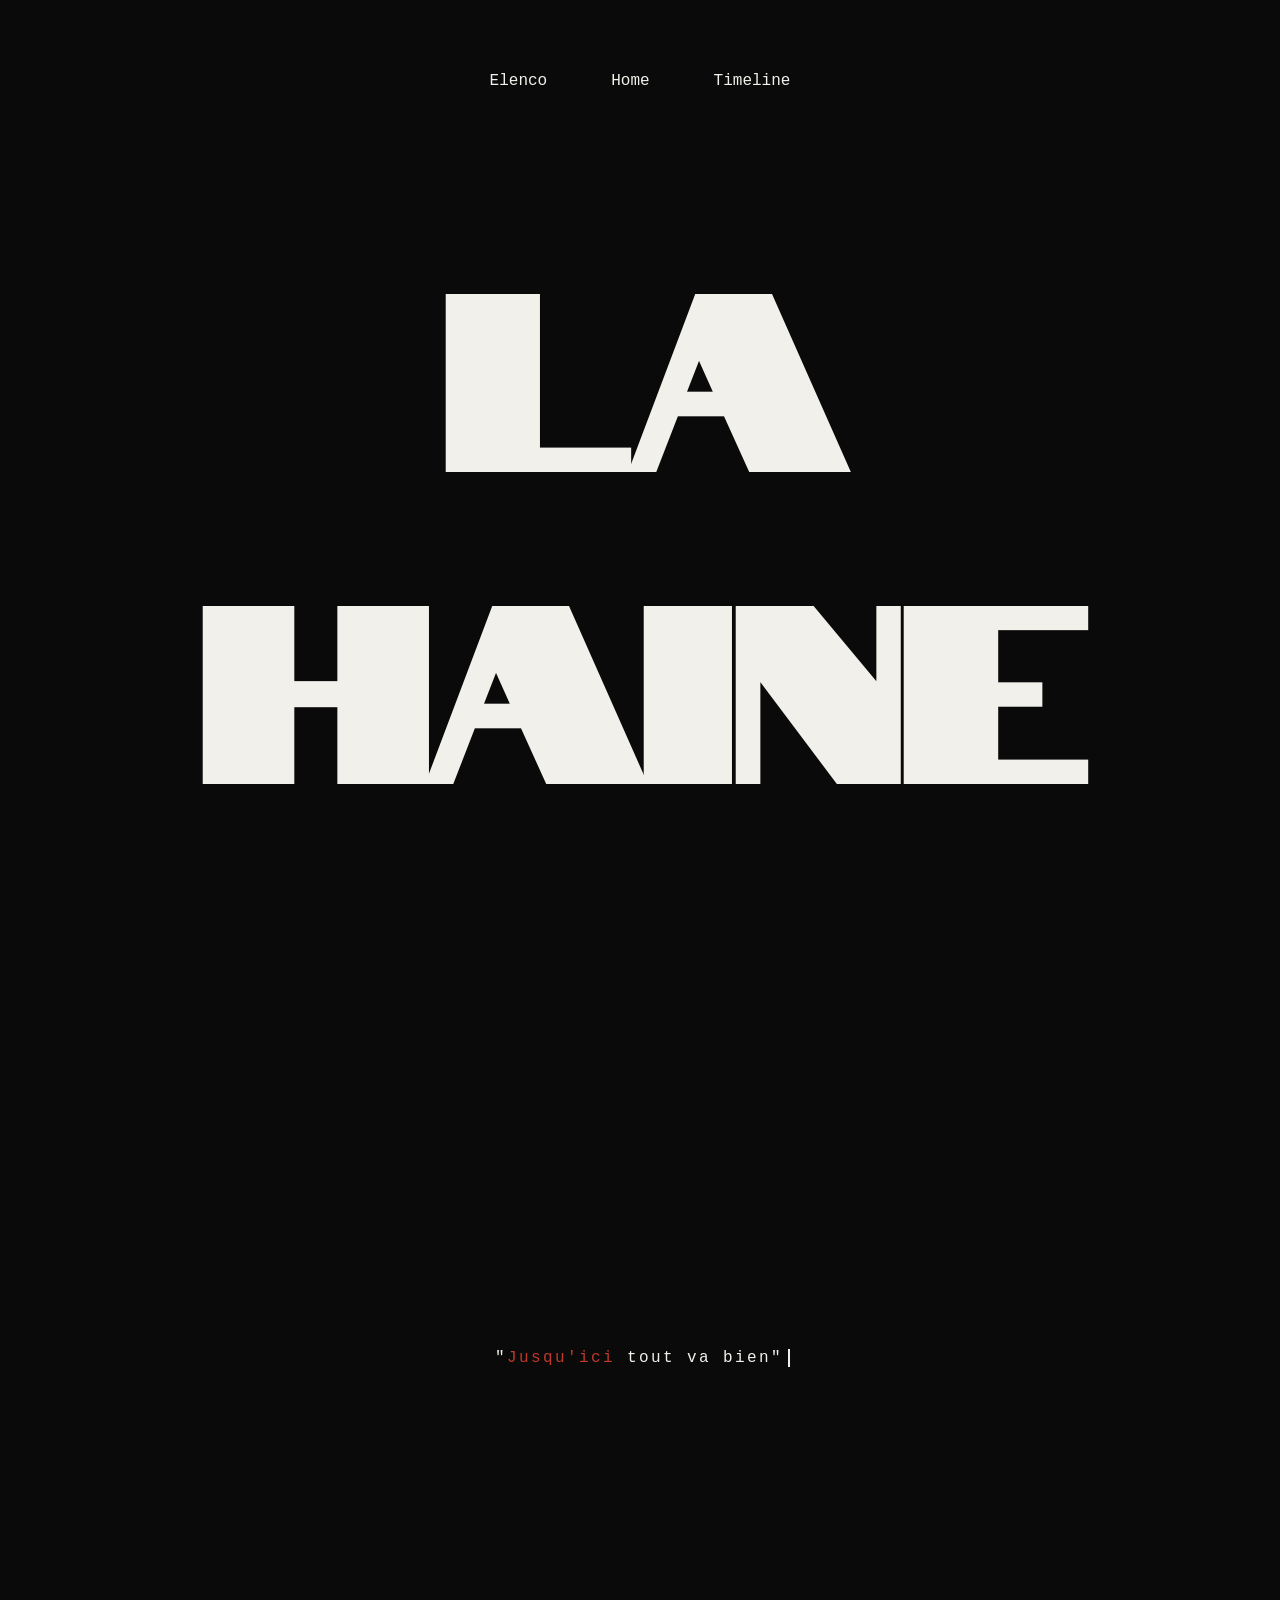
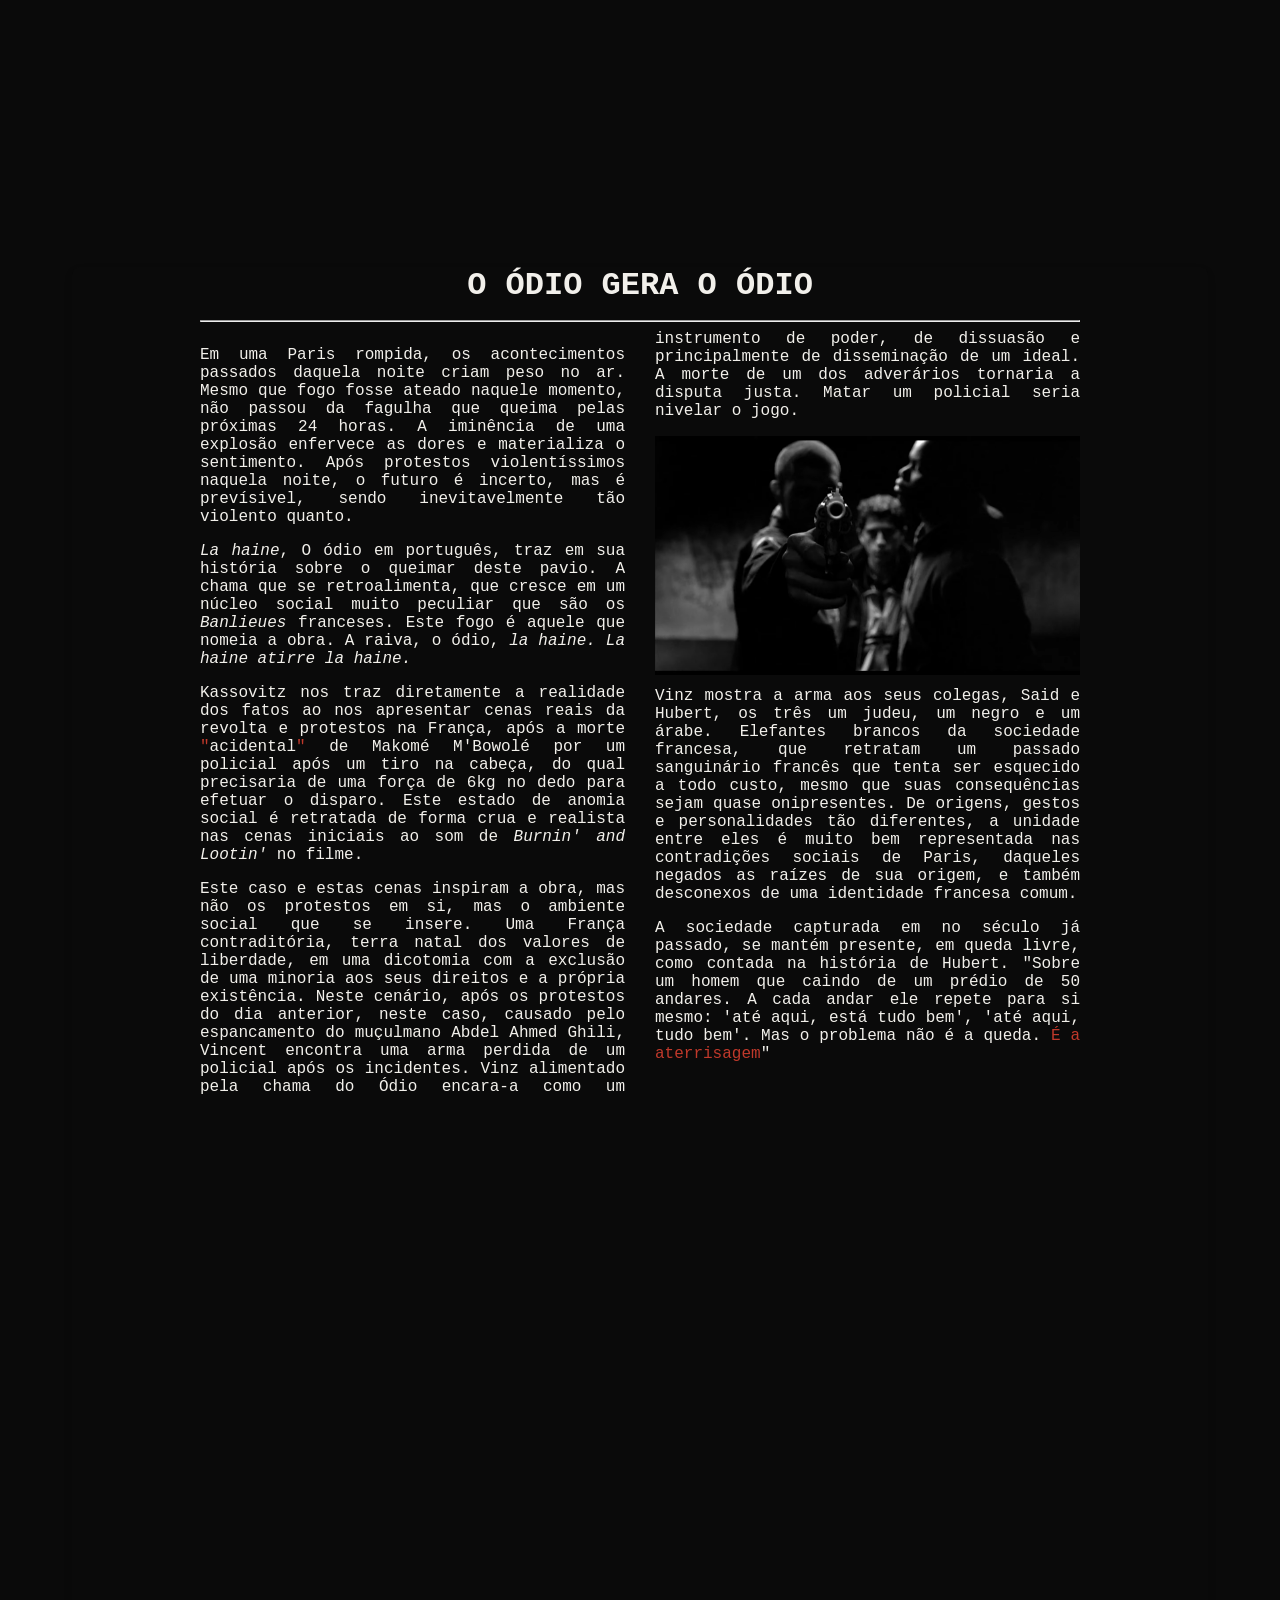
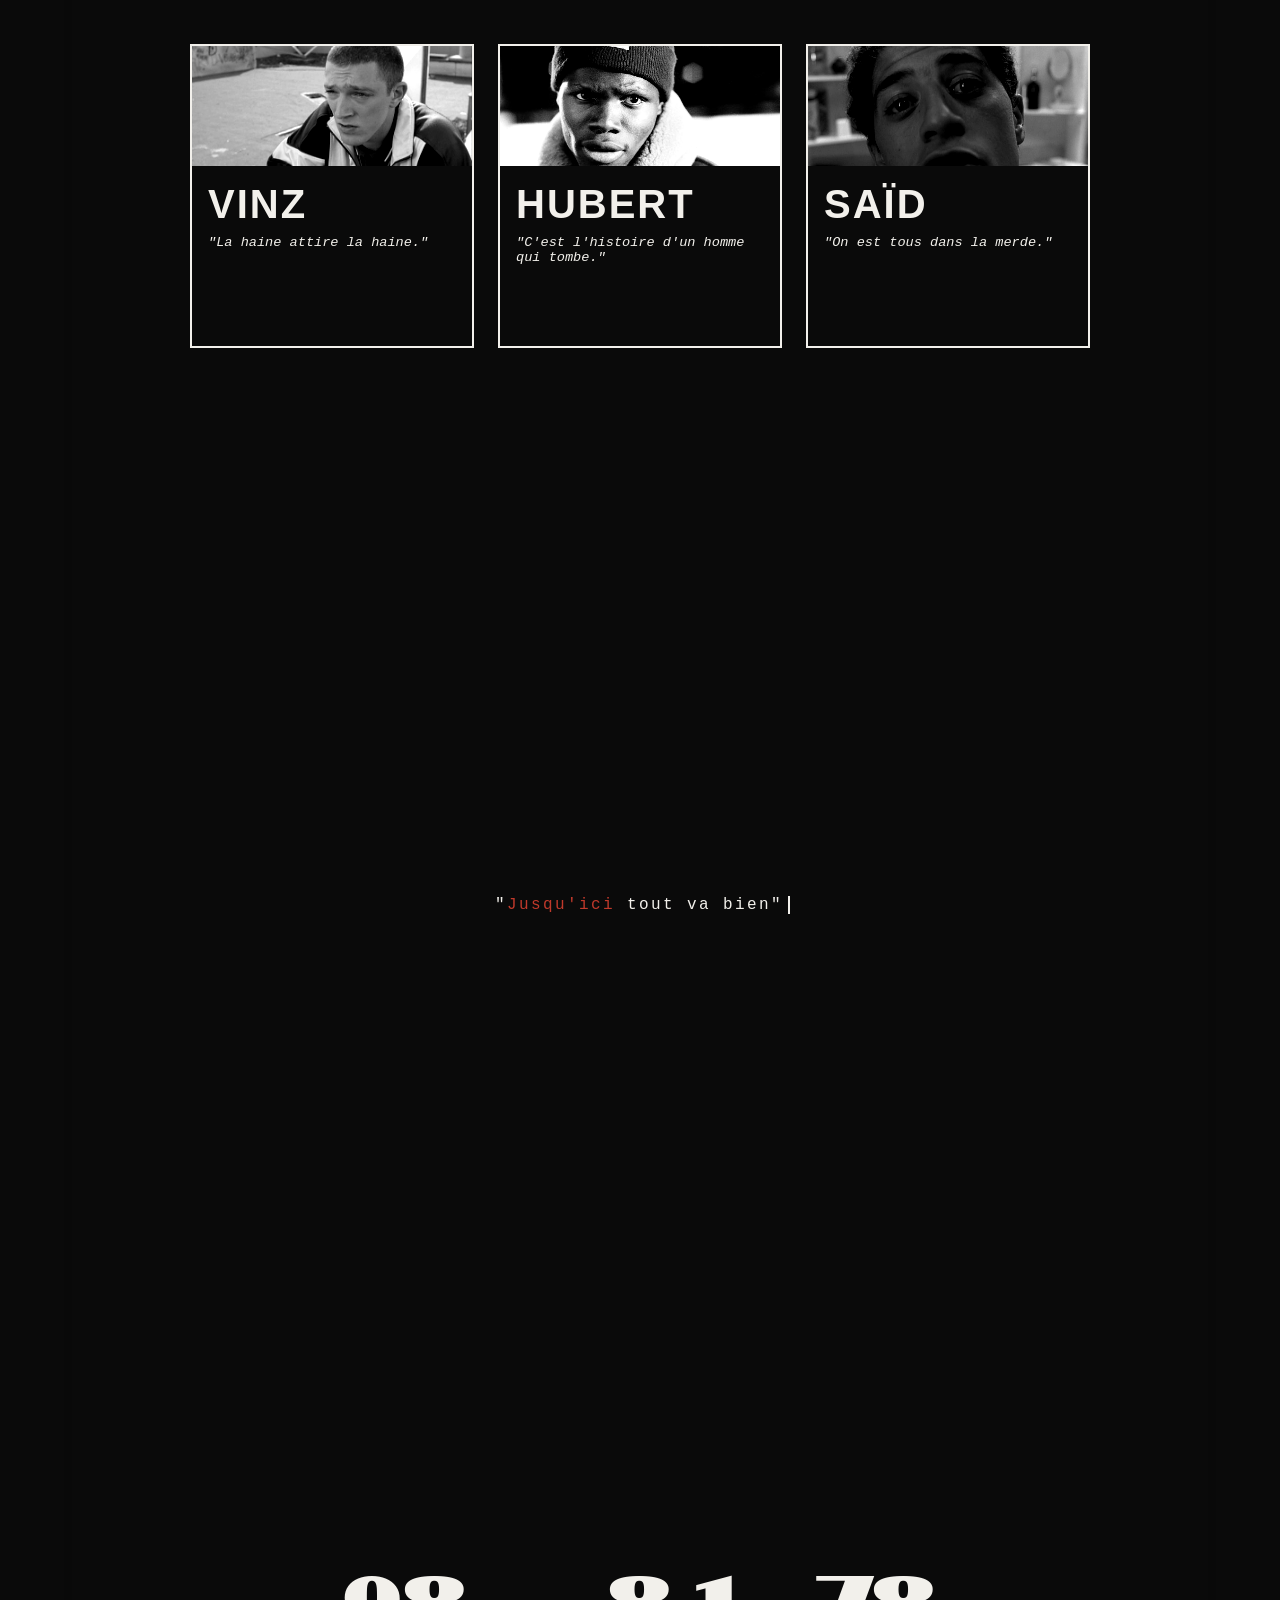
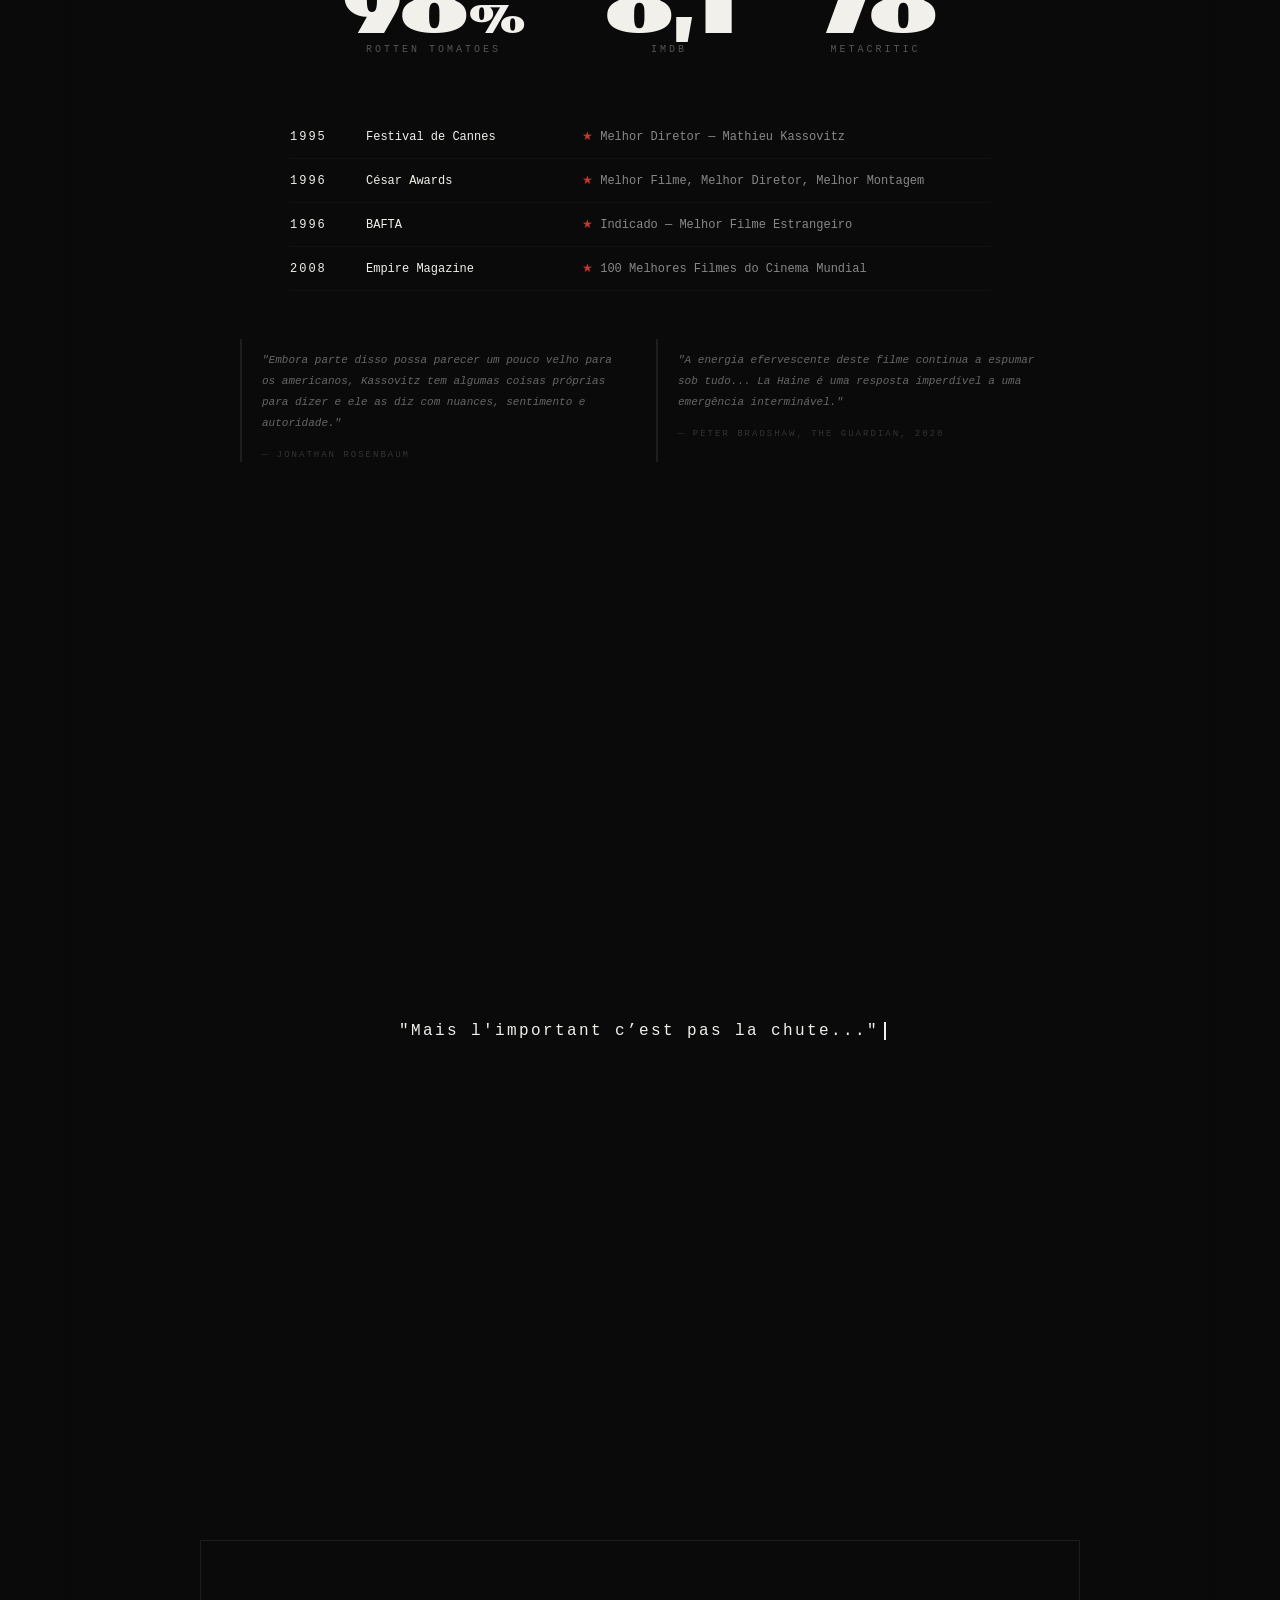
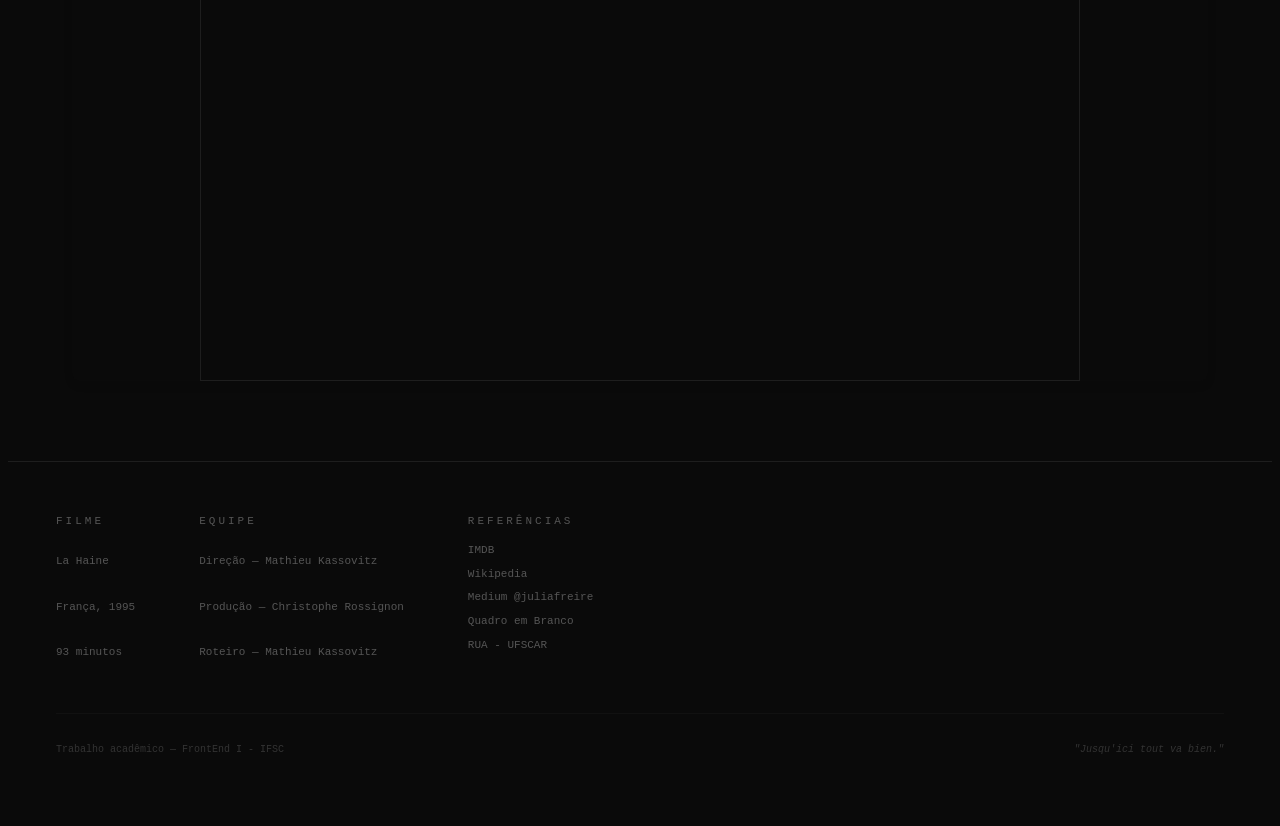
<file: index.html>
<!DOCTYPE html>
<html lang="pt-br">
<head>
    <meta charset="utf-8">
    <meta name="viewport" content="widht=device-width, initial-scale=1.0">
    <title>La Haine</title>
    <link rel="preconnect" href="https://fonts.googleapis.com">
    <link rel="preconnect" href="https://fonts.googleapis.com">
    <link rel="preconnect" href="https://fonts.gstatic.com" crossorigin>
    <link href="https://fonts.googleapis.com/css2?family=Notable&family=Open+Sans:ital,wght@0,300..800;1,300..800&display=swap" rel="stylesheet">
    <link rel="preconnect" href="https://fonts.gstatic.com" crossorigin>
    <link href="https://fonts.googleapis.com/css2?family=Spectral:ital,wght@0,300;0,400;0,600;0,700;1,300;1,400&family=DM+Sans:ital,wght@0,300;0,400;0,500;1,300&display=swap" rel="stylesheet">
    <link rel="stylesheet" href="./styles.css">
</head>
<body>
    <nav>
        <a href="elenco.html">Elenco</a>
        <a href="index.html">Home</a>
        <a href="timeline.html">Timeline</a>
    </nav>
    <main>
    <!--
    ==================
    Aba inicial
    título
    -->
    <h1 class="h1-home">LA HAINE</h1>




    <blockquote class="typewriter1">
        "<span class="accent">Jusqu'ici</span> tout va bien"
    </blockquote>




    <article>
    

    <!--
    ====================
    Parte emulando um jornal
    tttttttttt  tttttttttttt
    ttttt           tttttttt
    ttttt           tttttttt
    ttttt           tttttttt
    tttttttttttttttttttttttt

    titulo de um jornal falando do filme com aspecto sensacionalista e/ou alarmista
    texto unico que quebra em duas colunas
    foto relacionada ao criminal, ou real, mais genérica mas artítica, com bom enquadramento
    -->
    
        <section class="hero" id="simulacao-jornal">
        <h2>O ÓDIO GERA O ÓDIO</h2>
        <hr>
        <div class="bloco-jornal">
            
            <div class="texto-jornal">
            <p>Em uma Paris rompida, os acontecimentos passados daquela noite criam peso no ar. Mesmo que fogo fosse ateado naquele momento, não passou da fagulha que queima pelas próximas 24 horas. A iminência de uma explosão enfervece as dores e materializa o sentimento. Após protestos violentíssimos naquela noite, o futuro é incerto, mas é prevísivel, sendo inevitavelmente tão violento quanto.</p>
            <p><i>La haine</i>, O ódio em português, traz em sua história sobre o queimar deste pavio. A chama que se retroalimenta, que cresce em um núcleo social muito peculiar que são os <em>Banlieues</em> franceses. Este fogo é aquele que nomeia a obra. A raiva, o ódio, <em>la haine. La haine atirre la haine.</em></p>
            <p> Kassovitz nos traz diretamente a realidade dos fatos ao nos apresentar cenas reais da revolta e protestos na França, após a morte <span class="accent">"</span>acidental<span class="accent">"</span> de Makomé M'Bowolé por um policial após um tiro na cabeça, do qual precisaria de uma força de 6kg no dedo para efetuar o disparo. Este estado de anomia social é retratada de forma crua e realista nas cenas iniciais ao som de <em>Burnin' and Lootin'</em> no filme. </p> 
            <p>Este caso e estas cenas inspiram a obra, mas não os protestos em si, mas o ambiente social que se insere. Uma França contraditória, terra natal dos valores de liberdade, em uma dicotomia com a exclusão de uma minoria aos seus direitos e a própria existência. Neste cenário, após os protestos do dia anterior, neste caso, causado pelo espancamento do muçulmano Abdel Ahmed Ghili,  Vincent encontra uma arma perdida de um policial após os incidentes. Vinz alimentado pela chama do Ódio encara-a como um instrumento de poder, de dissuasão e principalmente de disseminação de um ideal. A morte de um dos adverários tornaria a disputa justa. Matar um policial seria nivelar o jogo.</p>

            <img class="foto-jornal" src="assets/foto-jornal.png" alt="...">

            <p>Vinz mostra a arma aos seus colegas, Said e Hubert, os três um judeu, um negro e um árabe. Elefantes brancos da sociedade francesa, que retratam um passado sanguinário francês que tenta ser esquecido a todo custo, mesmo que suas consequências sejam quase onipresentes. De origens, gestos e personalidades tão diferentes, a unidade entre eles é muito bem representada nas contradições sociais de Paris, daqueles negados as raízes de sua origem, e também desconexos de uma identidade francesa comum. </p>
            <p>A sociedade capturada em no século já passado, se mantém presente, em queda livre, como contada na história de Hubert. "Sobre um homem que caindo de um prédio de 50 andares. A cada andar ele repete para si mesmo: 'até aqui, está tudo bem', 'até aqui, tudo bem'. Mas o problema não é a queda. <span class="accent">É a aterrisagem</span>"</p>

        </div>


        </div>     
        </section>

        <section class="personagens">
            <a href="elenco.html" class="container-clicavel">
            <div class="card-personagem">
                <img src="./assets/vinz1.jpg" alt="Vinz">
                <h3>VINZ</h3>
                <p>"La haine attire la haine."</p>
            </div>
            </a>
            
            <a href="elenco.html" class="container-clicavel">
            <div class="card-personagem">
                <img src="./assets/hubert.jpg" alt="Hubert">
                <h3>HUBERT</h3>
                <p>"C'est l'histoire d'un homme qui tombe."</p>
            </div>
            </a>

            <a href="elenco.html" class="container-clicavel">
            <div class="card-personagem">
                <img src="./assets/said.jpg" alt="Saïd">
                <h3>SAÏD</h3>
                <p>"On est tous dans la merde."</p>
            </div>
            </a>
        </section>

        <blockquote class="typewriter1">
            "<span class="accent">Jusqu'ici</span> tout va bien"
        </blockquote>


        <section class="recepcao">
            <div class="recepcao-notas">
                <div class="nota-bloco">
                    <p class="nota-numero">98<span class="nota-pct">%</span></p>
                    <p class="nota-fonte">Rotten Tomatoes</p>
                </div>
                <div class="nota-bloco">
                    <p class="nota-numero">8,1</p>
                    <p class="nota-fonte">IMDb</p>
                </div>
                <div class="nota-bloco">
                    <p class="nota-numero">78</p>
                    <p class="nota-fonte">Metacritic</p>
                </div>
            </div>
 
            <div class="premios-lista">
                <div class="premio-item">
                    <span class="premio-ano">1995</span>
                    <span class="premio-evento">Festival de Cannes</span>
                    <span class="premio-titulo"><span class="accent">★</span> Melhor Diretor — Mathieu Kassovitz</span>
                </div>

                <div class="premio-item">
                    <span class="premio-ano">1996</span>
                    <span class="premio-evento">César Awards</span>
                    <span class="premio-titulo"><span class="accent">★</span> Melhor Filme, Melhor Diretor, Melhor Montagem</span>
                </div>

                <div class="premio-item">
                    <span class="premio-ano">1996</span>
                    <span class="premio-evento">BAFTA</span>
                    <span class="premio-titulo"><span class="accent">★</span> Indicado — Melhor Filme Estrangeiro</span>
                </div>

                <div class="premio-item">
                    <span class="premio-ano">2008</span>
                    <span class="premio-evento">Empire Magazine</span>
                    <span class="premio-titulo"><span class="accent">★</span> 100 Melhores Filmes do Cinema Mundial</span>
                </div>
            </div>
 
            <div class="criticas-bloco">
                <div class="critica">
                    <p class="critica-texto">"Embora parte disso possa parecer um pouco velho para os americanos, Kassovitz tem algumas coisas próprias para dizer e ele as diz com nuances, sentimento e autoridade."</p>
                    <a class="critica-fonte" href="https://jonathanrosenbaum.net/1996/04/hate-la-haine/">— Jonathan Rosenbaum</a>
                </div>
                <div class="critica">
                    <p class="critica-texto">"A energia efervescente deste filme continua a espumar sob tudo... La Haine é uma resposta imperdível a uma emergência interminável."</p>
                    <a class="critica-fonte" href="https://www.theguardian.com/film/2020/sep/11/la-haine-review-effervescent-classic-radiates-with-rage-and-comedy">— Peter Bradshaw, The Guardian, 2020</a>
                </div>
            </div>
        </section>


        <blockquote class="typewriter2">
            "Mais l'important c’est pas la chute..."
        </blockquote>

        <div class="video-container">
            <video class="video-filme" autoplay muted loop playsinline>
                <source src="./assets/jusquici.mp4" type="video/mp4">
            </video>
        </div>

    </article>
    <footer>
        <div class="footer-conteudo">
            <div class="footer-bloco">
                <p class="footer-rotulo">Filme</p>
                <p>La Haine</p>
                <p>França, 1995</p>
                <p>93 minutos</p>
            </div>

            <div class="footer-bloco">
                <p class="footer-rotulo">Equipe</p>
                <p>Direção — Mathieu Kassovitz</p>
                <p>Produção — Christophe Rossignon</p>
                <p>Roteiro — Mathieu Kassovitz</p>
            </div>

            <div class="footer-bloco">
                <p class="footer-rotulo">Referências</p>
                <a href="https://www.imdb.com/title/tt0113247/" target="_blank">IMDB</a>
                <a href="https://pt.wikipedia.org/wiki/O_%C3%93dio" target="_blank">Wikipedia</a>
                <a href="https://medium.com/@juliafreire/la-haine-o-filme-de-22-anos-que-nunca-deixou-de-ser-relevante-83ab6b44846f" target="_blank">Medium @juliafreire</a>
                <a href="https://www.youtube.com/watch?v=9s8n2qj3Xh0" target="_blank">Quadro em Branco</a>
                <a href="https://www.rua.ufscar.br/ensaio-as-tres-decadas-de-la-haine-o-indizivel-em-combustao-e-o-mundo-ainda-em-queda/" target="_blank">RUA - UFSCAR</a>
            </div>
        </div>

        <div class="footer-rodape">
            <p>Trabalho acadêmico — FrontEnd I - IFSC</p>
            <p class="footer-frase">"Jusqu'ici tout va bien."</p>
        </div>
</footer>
    </main>
</body>
</html>
</file>
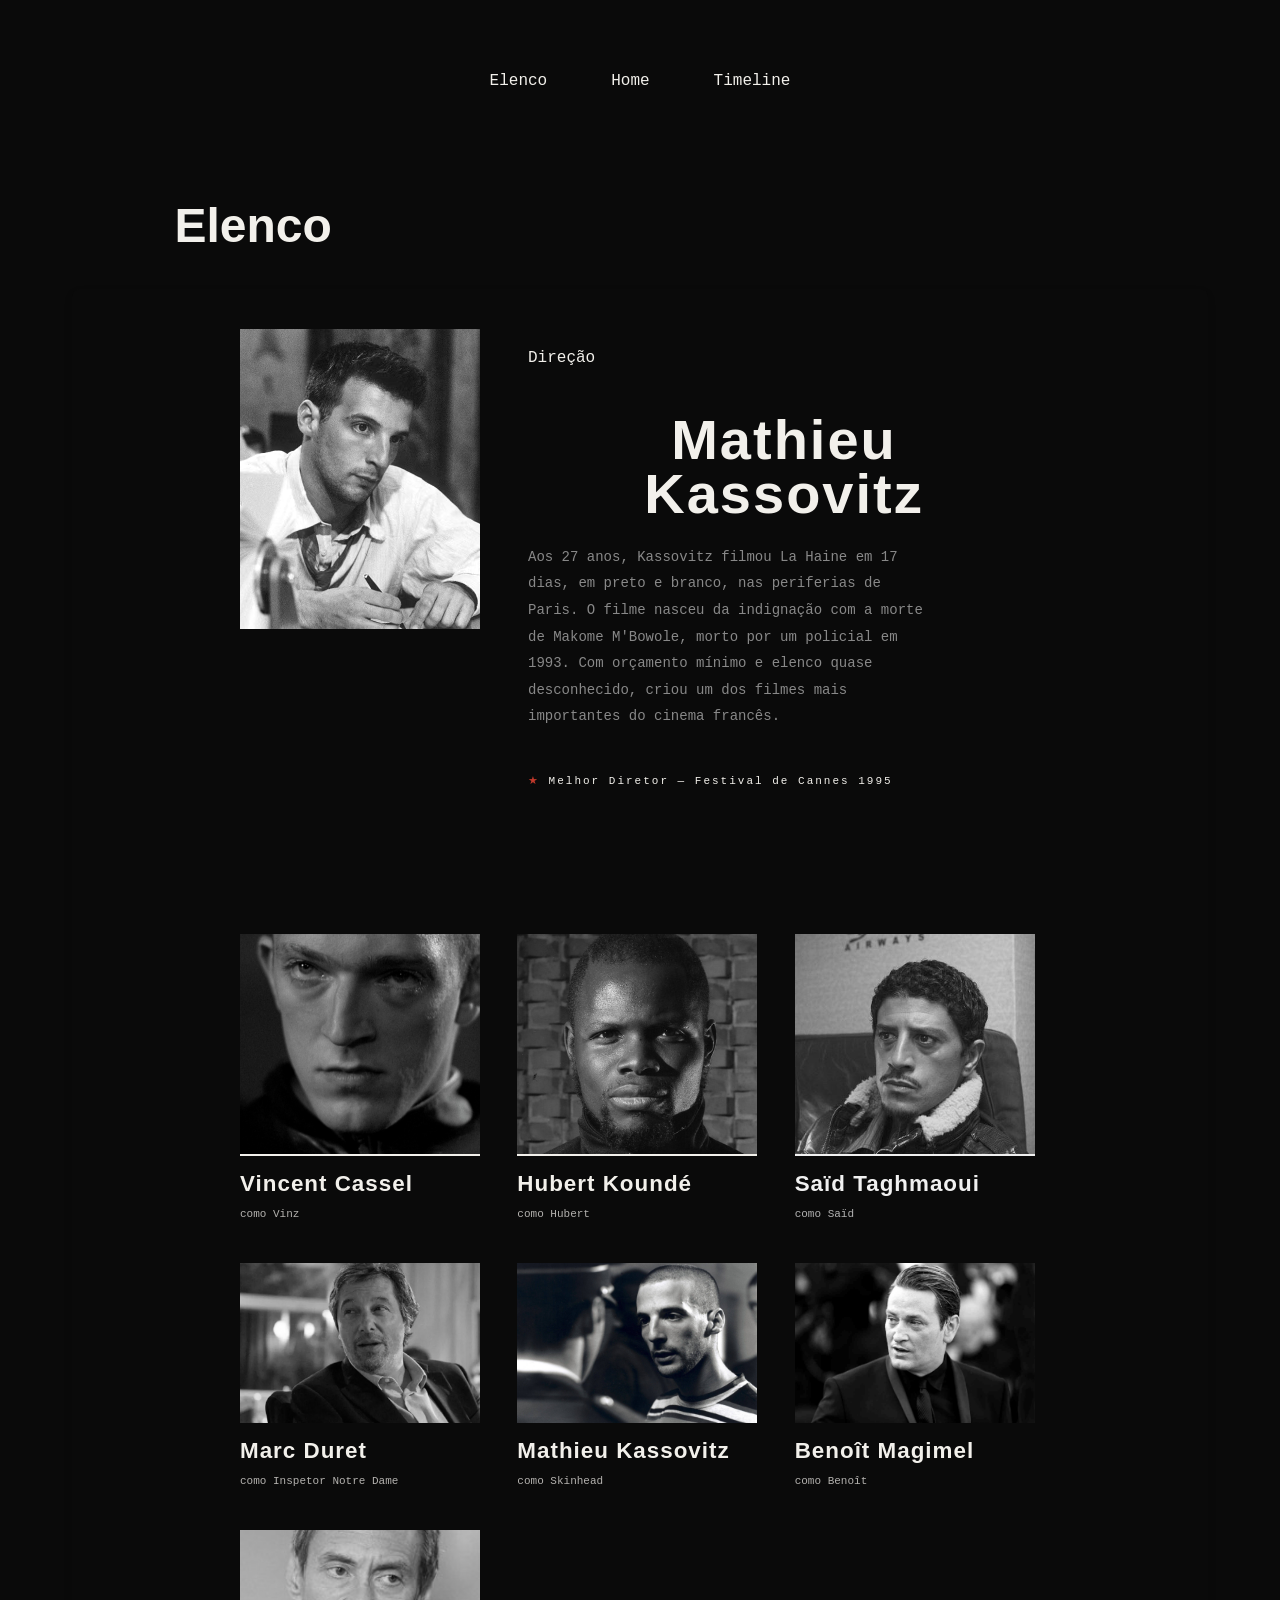
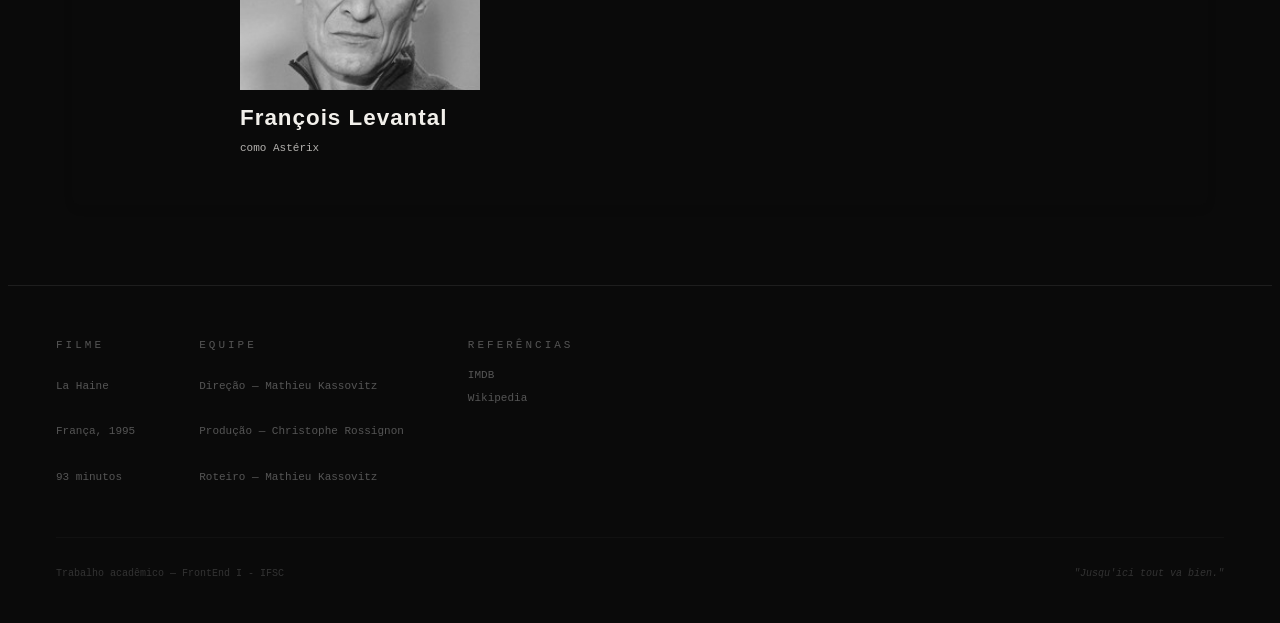
<file: elenco.html>
<!DOCTYPE html>
<html lang="pt-br" id="linha-do-tempo">
    <head>
        <meta charset="utf-8">
        <meta name="viewport" content="widht=device-width, initial-scale=1.0">
        <title>La Haine</title>
        <link rel="preconnect" href="https://fonts.googleapis.com">
        <link rel="preconnect" href="https://fonts.gstatic.com" crossorigin>
        <link href="https://fonts.googleapis.com/css2?family=Spectral:ital,wght@0,300;0,400;0,600;0,700;1,300;1,400&family=DM+Sans:ital,wght@0,300;0,400;0,500;1,300&display=swap" rel="stylesheet">
        <link rel="stylesheet" href="./styles.css">
    </head>
    <body>
        <nav>
            <a href="elenco.html">Elenco</a>
            <a href="index.html">Home</a>
            <a href="timeline.html">Timeline</a>
        </nav>
        <main>
            <h1>Elenco</h1>
            <article class="elenco">

                <!-- Bloco do diretor — destaque separado -->
                <div class="diretor-bloco">
                    <img src="assets/kassovitz-as-director.jpg" class="diretor-foto">
                    <div class="diretor-info">
                        <p>Direção</p>
                        <h2 class="diretor-nome">Mathieu Kassovitz</h2>
                        <p class="diretor-bio">Aos 27 anos, Kassovitz filmou La Haine em 17 dias, em preto e branco, nas periferias de Paris. O filme nasceu da indignação com a morte de Makome M'Bowole, morto por um policial em 1993. Com orçamento mínimo e elenco quase desconhecido, criou um dos filmes mais importantes do cinema francês.</p>
                        <p class="diretor-premio"><span class="accent">★</span> Melhor Diretor — Festival de Cannes 1995</p>
                    </div>
                </div>
                <!-- Grade de atores -->
                <div class="grid-elenco">
                    <div class="ator protagonista">
                        <img src="assets/Vincent-Cassel.jpg">
                        <h3>Vincent Cassel</h3>
                        <p>como Vinz</p>
                    </div>

                    <div class="ator protagonista" id="hubert-img-elenco">
                        <img src="assets/hubert_kounde.png">
                        <h3>Hubert Koundé</h3>
                        <p>como Hubert</p>
                    </div>

                    <div class="ator protagonista" id="said-elenco">
                        <img src="assets/Saïd-Taghmaoui.jpg">
                        <h3>Saïd Taghmaoui</h3>
                        <p>como Saïd</p>
                    </div>

                    <div class="ator">
                        <img src="assets/marc-duret.jpg" id="marc-elenco"> 
                        <h3>Marc Duret</h3>
                        <p>como Inspetor Notre Dame</p>
                    </div>

                    <div class="ator">
                        <img src="assets/kassovitz-as-actor.jpg" id="kassovitz-ator-elenco">
                        <h3>Mathieu Kassovitz</h3>
                        <p>como Skinhead</p>
                    </div>

                    <div class="ator">
                        <img src="assets/Benoit-magimel.jpg" id="benoit-elenco">
                        <h3>Benoît Magimel</h3>
                        <p>como Benoît</p>
                    </div>

                    <div class="ator">
                        <img src="assets/francois-levantal.jpg" id="francois-elenco">
                        <h3>François Levantal</h3>
                        <p>como Astérix</p>
                    </div>
                </div>
            </article>
        </main>
        <footer>
        <div class="footer-conteudo">
            <div class="footer-bloco">
                <p class="footer-rotulo">Filme</p>
                <p>La Haine</p>
                <p>França, 1995</p>
                <p>93 minutos</p>
            </div>
            <div class="footer-bloco">
                <p class="footer-rotulo">Equipe</p>
                <p>Direção — Mathieu Kassovitz</p>
                <p>Produção — Christophe Rossignon</p>
                <p>Roteiro — Mathieu Kassovitz</p>
            </div>
            <div class="footer-bloco">
                <p class="footer-rotulo">Referências</p>
                <a href="https://www.imdb.com/title/tt0113247/" target="_blank">IMDB</a>
                <a href="https://pt.wikipedia.org/wiki/O_%C3%93dio" target="_blank">Wikipedia</a>
            </div>
        </div>
        <div class="footer-rodape">
            <p>Trabalho acadêmico — FrontEnd I - IFSC</p>
            <p class="footer-frase">"Jusqu'ici tout va bien."</p>
        </div>
    </footer>
    </body>
</html>
</file>
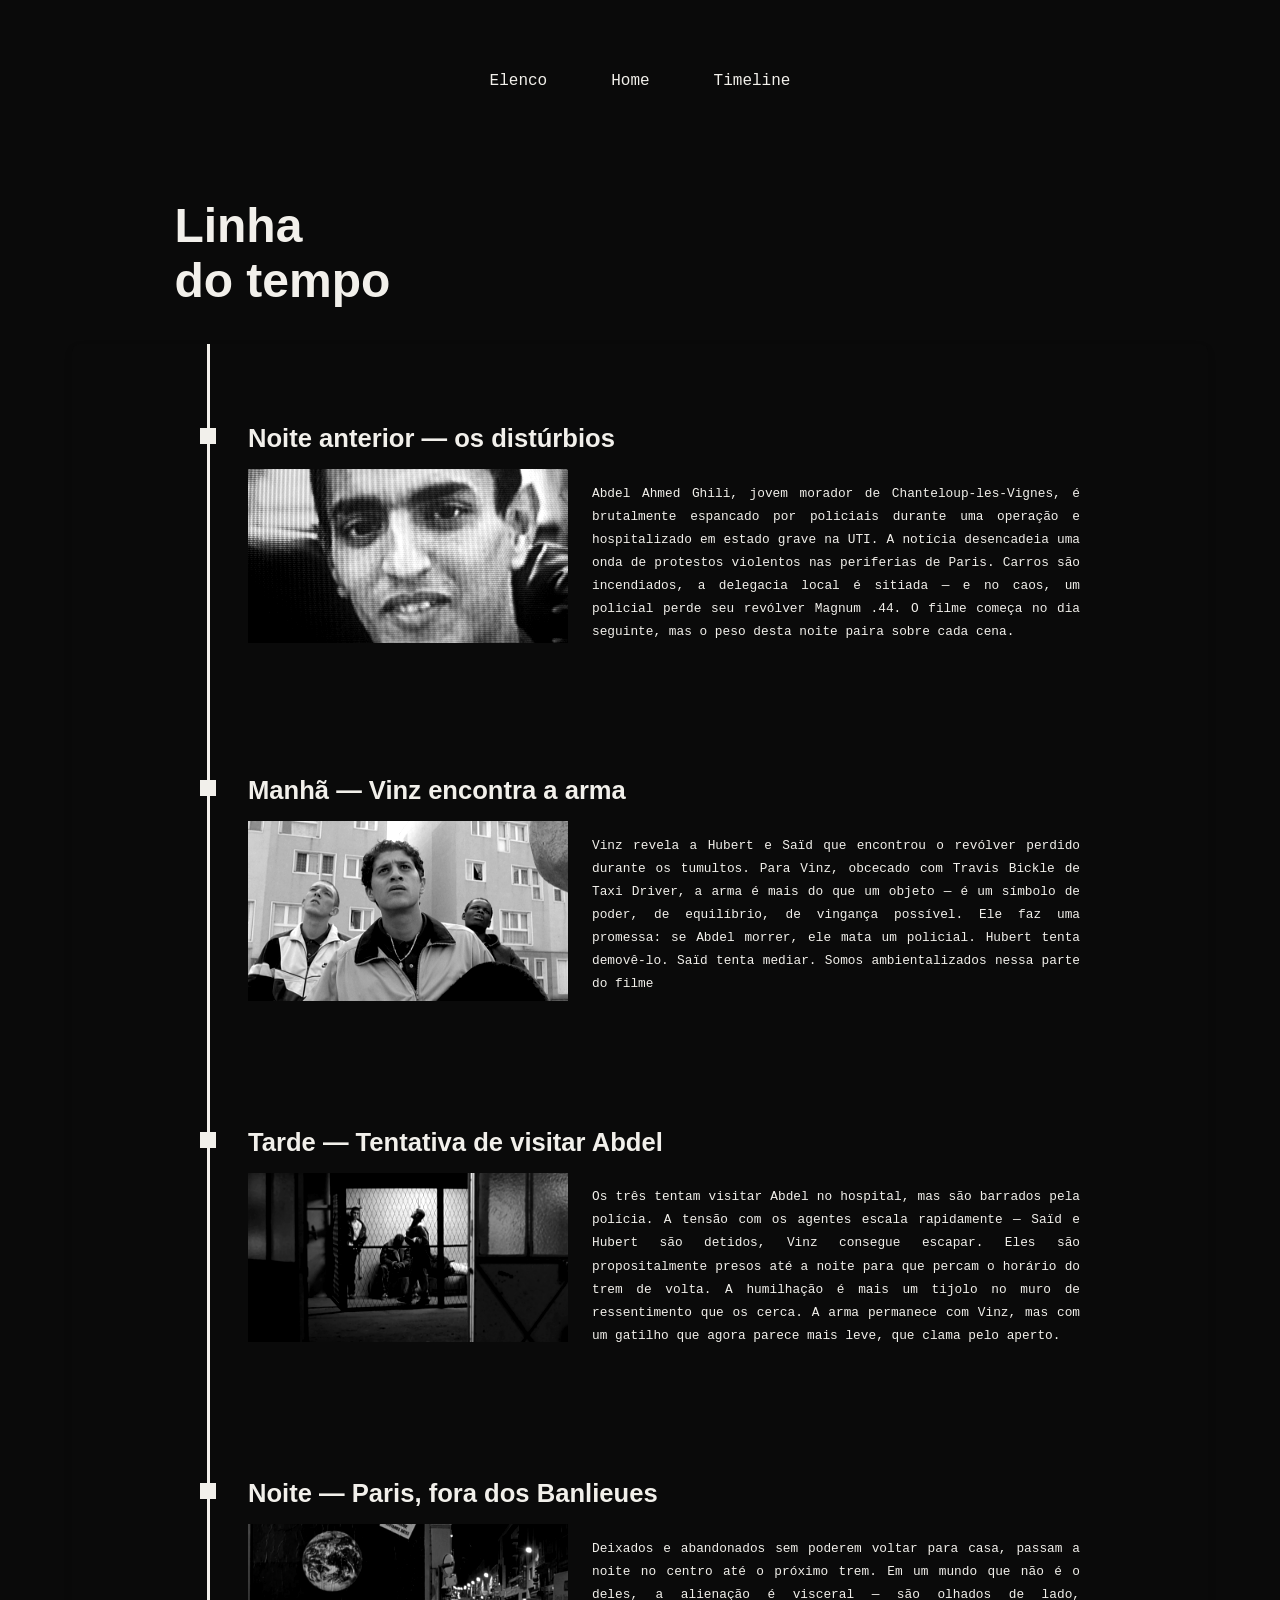
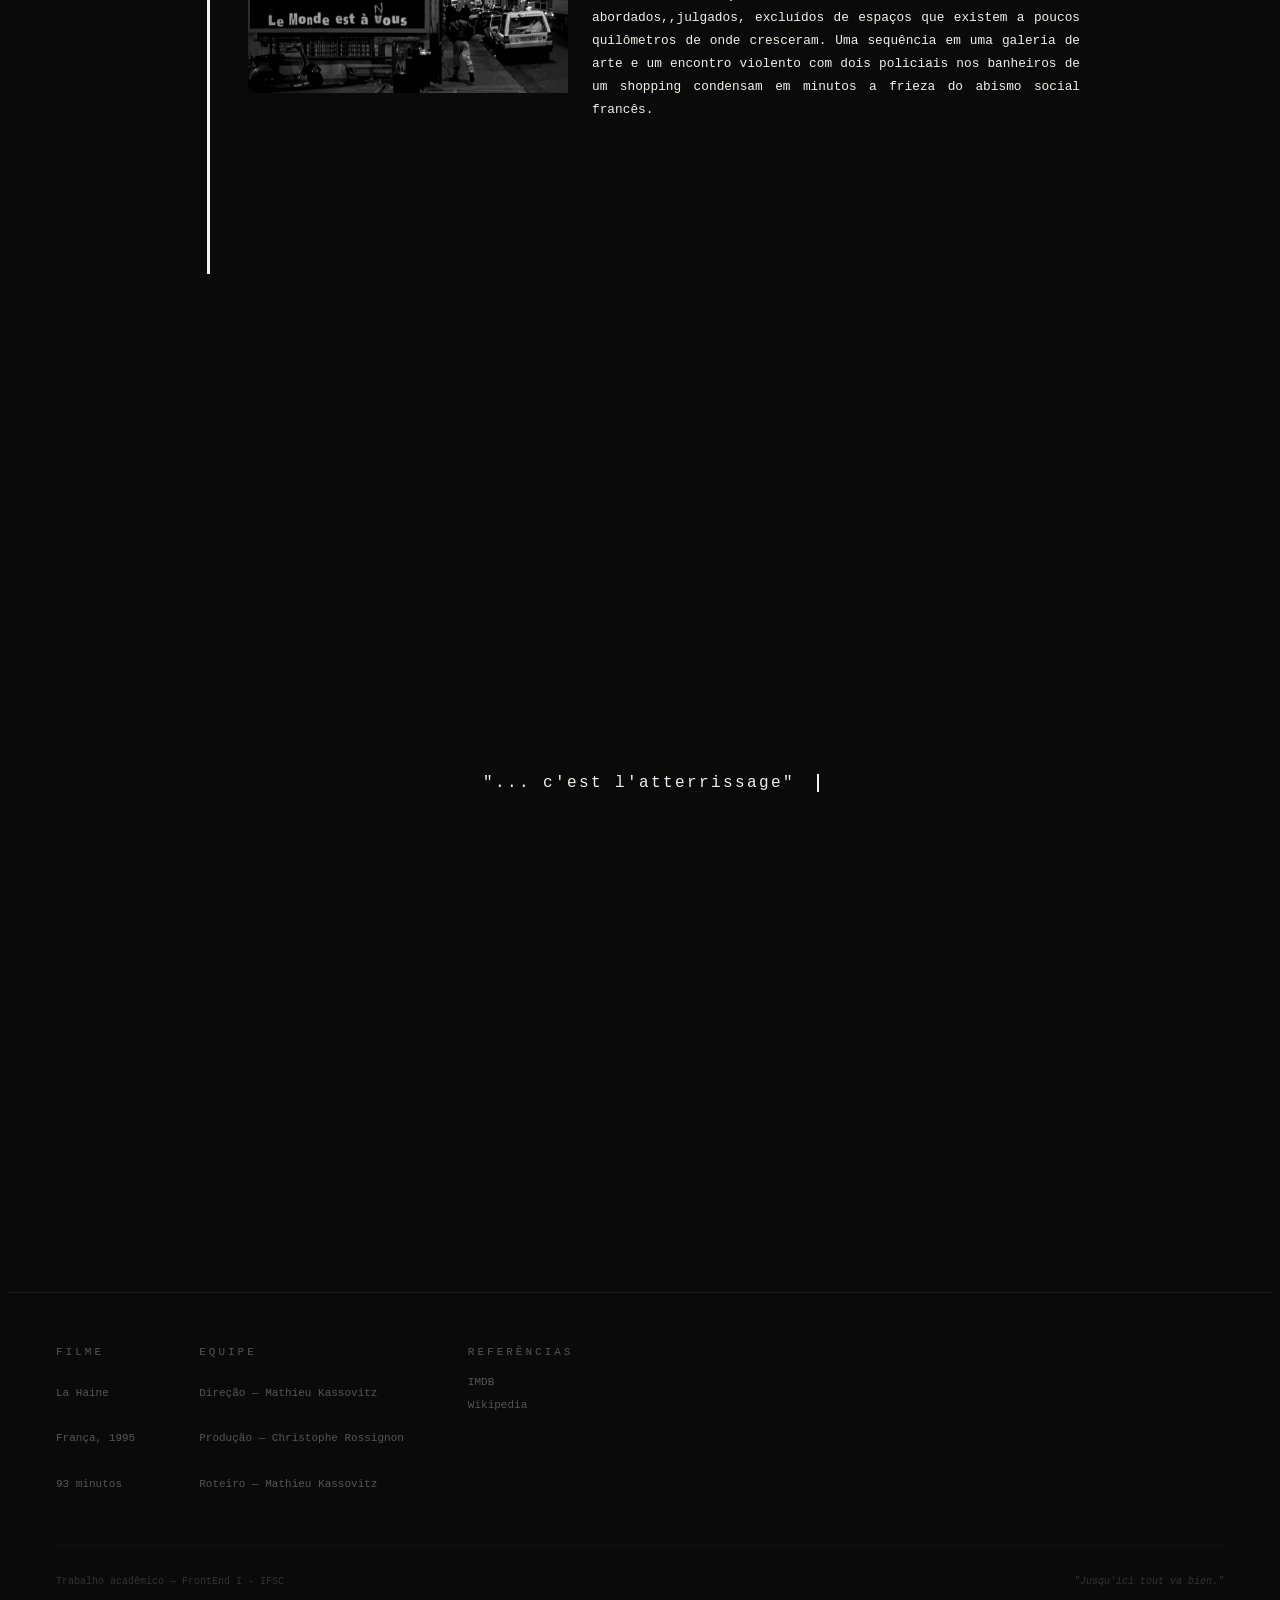
<file: timeline.html>
<!DOCTYPE html>
<html lang="pt-br" id="linha-do-tempo">
    <head>
        <meta charset="utf-8">
        <meta name="viewport" content="widht=device-width, initial-scale=1.0">
        <title>La Haine</title>
        <link rel="preconnect" href="https://fonts.googleapis.com">
        <link rel="preconnect" href="https://fonts.gstatic.com" crossorigin>
        <link href="https://fonts.googleapis.com/css2?family=Spectral:ital,wght@0,300;0,400;0,600;0,700;1,300;1,400&family=DM+Sans:ital,wght@0,300;0,400;0,500;1,300&display=swap" rel="stylesheet">
        <link rel="stylesheet" href="./styles.css">
    </head>
    <body>
        <nav>
            <a href="elenco.html">Elenco</a>
            <a href="index.html">Home</a>
            <a href="timeline.html">Timeline</a>
        </nav>

        <main>
            <h1>Linha <br> do tempo</h1>
            <article>
            <section class="timeline">

                <div class="timeline-item">
                    <div class="timeline-marcador"></div>
                    <div class="timeline-conteudo">
                        <h3 class="timeline-titulo">Noite anterior — os distúrbios</h3>
                        <div class="timeline-corpo">

                            <img src="./assets/abdel.webp" alt="foto do rosto de Abdel na TV">
                                <p>Abdel Ahmed Ghili, jovem morador de Chanteloup-les-Vignes, é brutalmente espancado por policiais durante uma operação e hospitalizado em estado grave na UTI. A notícia desencadeia uma onda de protestos violentos nas periferias de Paris. Carros são incendiados, a delegacia local é sitiada — e no caos, um policial perde seu revólver Magnum .44. O filme começa no dia seguinte, mas o peso desta noite paira sobre cada cena.</p>

                        </div>
                    </div>
                </div>

                <div class="timeline-item">
                    <div class="timeline-marcador"></div>
                    <div class="timeline-conteudo">
                        <h3 class="timeline-titulo">Manhã — Vinz encontra a arma</h3>
                        <div class="timeline-corpo">
                            
                            <img src="./assets/personagens1.jpg">
                            <p> <!--Texto descrevendo o acontecimento-->
                                Vinz revela a Hubert e Saïd que encontrou o revólver perdido durante os tumultos. Para Vinz, obcecado com Travis Bickle de Taxi Driver, a arma é mais do que um objeto — é um símbolo de poder, de equilíbrio, de vingança possível. Ele faz uma promessa: se Abdel morrer, ele mata um policial. Hubert tenta demovê-lo. Saïd tenta mediar. Somos ambientalizados nessa parte do filme
                            </p>

                        </div>
                    </div>
                </div>

                <div class="timeline-item">
                    <div class="timeline-marcador"></div>
                    <div class="timeline-conteudo">
                        <h3 class="timeline-titulo">Tarde — Tentativa de visitar Abdel</h3>
                        <div class="timeline-corpo">
                            
                            <img src="./assets/imageexemplo.png">
                            <p> <!--Texto descrevendo o acontecimento-->
                                Os três tentam visitar Abdel no hospital, mas são barrados pela polícia. A tensão com os agentes escala rapidamente — Saïd e Hubert são detidos, Vinz consegue escapar. Eles são propositalmente presos até a noite para que percam o horário do trem de volta. A humilhação é mais um tijolo no muro de ressentimento que os cerca. A arma permanece com Vinz, mas com um gatilho que agora parece mais leve, que clama pelo aperto.
                            </p>

                        </div>
                    </div>
                </div>

                <div class="timeline-item">
                    <div class="timeline-marcador"></div>
                    <div class="timeline-conteudo">
                        <h3 class="timeline-titulo">Noite — Paris, fora dos Banlieues</h3>
                        <div class="timeline-corpo">
                            
                            <img src="./assets/image.png">
                            <p> <!--Texto descrevendo o acontecimento-->
                                Deixados e abandonados sem poderem voltar para casa, passam a noite no centro até o próximo trem. Em um mundo que não é o deles, a alienação é visceral — são olhados de lado, abordados,,julgados, excluídos de espaços que existem a poucos quilômetros de onde cresceram. Uma sequência em uma galeria de arte e um encontro violento com dois policiais nos banheiros de um shopping condensam em minutos a frieza do abismo social francês.
                            </p>

                        </div>
                    </div>

            </section>
            <blockquote class="typewriter3">
                "... c'est l'atterrissage"
            </blockquote>

            </article>
        </main>
        <footer>
        <div class="footer-conteudo">
            <div class="footer-bloco">
                <p class="footer-rotulo">Filme</p>
                <p>La Haine</p>
                <p>França, 1995</p>
                <p>93 minutos</p>
            </div>
            <div class="footer-bloco">
                <p class="footer-rotulo">Equipe</p>
                <p>Direção — Mathieu Kassovitz</p>
                <p>Produção — Christophe Rossignon</p>
                <p>Roteiro — Mathieu Kassovitz</p>
            </div>
            <div class="footer-bloco">
                <p class="footer-rotulo">Referências</p>
                <a href="https://www.imdb.com/title/tt0113247/" target="_blank">IMDB</a>
                <a href="https://pt.wikipedia.org/wiki/O_%C3%93dio" target="_blank">Wikipedia</a>
            </div>
        </div>
        <div class="footer-rodape">
            <p>Trabalho acadêmico — FrontEnd I - IFSC</p>
            <p class="footer-frase">"Jusqu'ici tout va bien."</p>
        </div>
    </footer>
    </body>
</html>
</file>
<file: styles.css>
:root{
    --preto:        #0a0a0a;
    --branco:       #f2f0eb;
    --cinza:        #b3b1ae;
    --accent:       #c0392b;


    --font-title: 'Bebas Neue', sans-serif;
    --font-body: "IBM Plex Mono", monospace;
    --font-test: 'Notable', sans-serif;
}

body {
    background-color: var(--preto);
    color: var(--branco);
    font-family: var(--font-body);
}

main {
    grid-template-areas: 
    "nav nav nav"
    "article article article"
    "footer footer footer";
}

nav { 
    margin: 3vh 3vw;
    padding: 5vh 3vw 1vh 3vw;
    height: auto;
    display: flex;              /**/
    flex-direction: row;        /* Barra de navegação centralizada com itens em linha horizontal    */
    justify-content: center;    /**/
    gap: 4em;
}

nav a:hover {
    background-color: var(--branco);
    color: var(--preto);
    transition: 90  ms;
}


a {
  text-decoration: none;
  color: inherit;
}

a:visited {
  color: inherit;
}

a:hover {
  text-decoration: none;
}

a:active {
  color: inherit;
}

h1.h1-home {
    font-family: var(--font-test);
    font-size: 15em;
    text-align: center;
    margin-bottom: 500px;
}

h1 {
    font-family: var(--font-title);
    margin: 1vh 5vw 1vh 5vw;
    padding: 8vh 8vw 3vh 8vw;
    font-size: 3em;
}

h2 {
    font-family: var(--font-body);
    color: var(--branco);
    text-align: center;
}

section {
    margin-bottom: 500px;
}


article {
    margin: 0 5vw;
    padding: 0 10vw;
    background-color: var(--preto);
    border-radius: 8px;
    box-shadow: 0 4px 8px rgba(0, 0, 0, 0.1);
}

main.page-timeline {
    margin: 0 5vw;
    padding: 0 10vw;
}

.accent {
    color: var(--accent);
}

.aspas {
    font-size: 3rem;
    color: var(--accent);
    margin: 0 8px;
}

.hero h2 {
    font-size: 2rem;
    margin-bottom: 16px;
}
.texto-jornal {
    column-count: 2;
    column-gap: 30px;
    text-align: justify;
}

.foto-jornal {
    float: right;           /* ancora na direita da coluna */
    width: 100%;            /* ocupa a largura da coluna */
    margin: 0 0 12px 0;
}

.texto-jornal::after {
    content: "";
    display: block;
    clear: both;
}

.video-filme {
    width: 100%;
    display: block;
    filter: grayscale(100%) contrast(110%);  /* P&B como o filme */
}

.video-container {
    position: relative;
    border: 1px solid #1e1e1e;              /* borda sutil brutalista */
    overflow: hidden;
}

.video-legenda {
    font-family: var(--font-body);
    font-size: 10px;
    color: #444;
    letter-spacing: 2px;
    text-transform: uppercase;
    padding: 10px 0 0;
}

/*
=======================================
Digitando
====================================
*/

blockquote {
    text-align: center; 
    width: fit-content;
    height: fit-content;
}

.typewriter1 {
  overflow: hidden; /* Ensures the content is not revealed until the animation */
  border-right: .15em solid var(--branco); /* The typewriter cursor */
  white-space: nowrap; /* Keeps the content on a single line */
  margin: 0 auto 500px auto;;
  letter-spacing: .15em; /* Adjust as needed */
  width: 0;
  /* Adjust 'steps' to match the number of characters in your text */
  animation: 
    digitando1 3.5s steps(27, end) forwards,
    blink-caret .75s step-end infinite;
}

/* The typing effect */
@keyframes digitando1 {
  from { width: 0 }
  to { width: 31ch }
}

/* The typewriter cursor effect */
@keyframes blink-caret {
  from, to { border-color: transparent }
  50% { border-color: var(--branco); }
}

.typewriter2 {
  overflow: hidden; /* Ensures the content is not revealed until the animation */
  border-right: .15em solid var(--branco); /* The typewriter cursor */
  white-space: nowrap; /* Keeps the content on a single line */
  margin: 0 auto 500px auto;;
  letter-spacing: .15em; /* Adjust as needed */
  width: 0;
  /* Adjust 'steps' to match the number of characters in your text */
  animation: 
    digitando2 3.5s steps(27, end) forwards,
    blink-caret .75s step-end infinite;
}

@keyframes digitando2 {
  from { width: 0 }
  to { width: 51ch }
}

.typewriter3 {
  overflow: hidden; 
  border-right: .15em solid var(--branco); 
  white-space: nowrap;
  margin: 0 auto 500px auto;;
  letter-spacing: .15em;
  width: 0;
  animation: 
    digitando3 3.5s steps(27, end) forwards,
    blink-caret .75s step-end infinite;
}

@keyframes digitando3 {
  from { width: 0 }
  to { width: 37ch }
}


/* =-=-=-=-=-=-=-=--=-=-=-=-==== 
Estilos para a seção de personagens 
=-=-=-=--=-==-=-=-=-=-=-=-=-=-=-=*/



.personagens {
    display: flex;
    gap: 24px;
    justify-content: center;
    padding: 48px 0;
}

.card-personagem {
    width: 280px;
    height: 300px;
    border: 2px solid var(--branco);
    padding: 0;
    overflow: hidden;
    cursor: pointer; /*indica que o container é clicável*/
    transition: background-color 0.15s, color 0.15s;
}

.container-clicavel {
    display: block;  /*evita que o link do container mude o estilo por ser um link (inline)*/
    text-decoration: none; /*tira decoracao especial de links*/
    color: inherit; /*garante que a cor do texto seja a mesma do container, mesmo sendo um link*/

}   
.card-personagem img {
    width: 100%;
    height: 120px;          /* altura fixa igual para todos */
    object-fit: cover;      /* cobre toda a área, cortando o excesso, ou seja, náo distoece a imagem pelo tamanho dela */
  
    display: block;
    filter: grayscale(100%) contrast(120%);
    transition: filter 0.15s;
}

.card-personagem h3 {
    font-family: var(--font-title);
    font-size: 2.5rem;
    margin: 16px 16px 8px;
    letter-spacing: 2px;
    transition: color 0.15s;
}

.card-personagem p {
    font-family: var(--font-body);
    font-size: 0.85rem;
    margin: 0 16px 20px;
    font-style: italic;
    transition: color 0.15s;
}

/* Hover — inversão total */
.card-personagem:hover {
    background-color: var(--branco);
    color: var(--preto);
}

.card-personagem:hover img {
    filter: grayscale(100%) contrast(120%) invert(1);
}

.card-personagem:hover h3,
.card-personagem:hover p {
    color: var(--preto);
}


/*
================================================
Seção Recepção & Prêmios
================================================
*/
 
.recepcao {
    margin: 0 0 500px 0;
    padding: 60px 0;
}
 
.recepcao-rotulo {
    text-align: center;
    color: #333;
    font-size: 10px;
    letter-spacing: 5px;
    text-transform: uppercase;
    margin-bottom: 48px;
}
 
.recepcao-notas {
    display: flex;
    justify-content: center;
    gap: 80px;
    margin-bottom: 56px;
}
 
.nota-bloco {
    text-align: center;
}
 
.nota-numero {
    font-family: var(--font-test);
    font-size: 5rem;
    line-height: 1;
    color: var(--branco);
    margin-bottom: 6px;
}
 
.nota-pct {
    font-size: 2.5rem;
}
 
.nota-fonte {
    font-size: 10px;
    letter-spacing: 3px;
    text-transform: uppercase;
    color: #555;
    margin-bottom: 4px;
}
 
 
.premios-lista {
    max-width: 700px;
    margin: 0 auto 48px;
    display: flex;
    flex-direction: column;
    gap: 0;
}
 
.premio-item {
    display: grid;
    grid-template-columns: 60px 200px 1fr;
    gap: 16px;
    align-items: baseline;
    padding: 14px 0;
    border-bottom: 1px solid #111;
    font-size: 12px;
}
 
.premio-ano {
    color: var(--branco);
    letter-spacing: 2px;
}
 
.premio-titulo {
    color: #888;
}
 
.criticas-bloco {
    display: grid;
    grid-template-columns: 1fr 1fr;
    gap: 32px;
    max-width: 800px;
    margin: 0 auto;
}
 
.critica {
    border-left: 2px solid #1e1e1e;
    padding-left: 20px;
}
 
.critica-texto {
    font-size: 11px;
    line-height: 1.9;
    color: #666;
    font-style: italic;
    margin-bottom: 10px;
}
 
.critica-fonte {
    font-size: 9px;
    letter-spacing: 2px;
    color: #333;
    text-transform: uppercase;
}
 
/*

/* 

=-=-=-=-=-=-=-=-=-=-=-=-=-=-=-=-=-=-=-=-=-=-=-=-=-
Footer
=-=-=-=-=-=-=-=-=-=-=-=-=-=-=-=-=-=-=-=-=-=-=-=-=-=
*/

footer {
    margin-top: 80px;
    border-top: 1px solid #1e1e1e;
    padding: 40px 48px 24px;
    font-family: var(--font-body);
}

.footer-conteudo {
    display: flex;
    gap: 64px;
    margin-bottom: 40px;
}

.footer-bloco {
    display: flex;
    flex-direction: column;
    gap: 6px;
}

.footer-bloco p, .footer-bloco a {
    font-size: 11px;
    color: #555;
    text-decoration: none;
    line-height: 1.6;
}

.footer-bloco a:hover {
    color: var(--branco);
}

.footer-rotulo {
    color: #333;
    font-size: 9px;
    letter-spacing: 3px;
    text-transform: uppercase;
    margin-bottom: 6px;
}

.footer-rodape {
    display: flex;
    justify-content: space-between;
    align-items: center;
    padding-top: 20px;
    border-top: 1px solid #111;
}

.footer-rodape p {
    font-size: 10px;
    color: #333;
}

.footer-frase {
    font-style: italic;
    color: #222;
}

/*
===================
Página linha do tempo
====================
*/

.timeline {
    position: relative; /*elemento fica na posição normal*/
    padding: 20px 0;
}

/*linha vertical conectando os pontos, aprendido no canal Coding2GO*/
.timeline::before {
    content: "";
    position: absolute;      /*vai para o começo, na esquerda */
    left: 6.5px;              /*posição horizontal da linha*/
    top: 0;
    bottom: 0;
    width: 3px;
    background-color: var(--branco);
}

.timeline-item { 
    display: flex;  /*um do ladinho do outro*/
    gap: 32px;
    margin: 60px 0 240px 0;
    margin-bottom: 120px;
    position: relative;
}

/*quadrado marcador*/
.timeline-marcador { /*basicamente um container sem nenhum texto*/
    width: 16px;
    height: 16px;
    background-color: var(--branco);
    flex-shrink: 0; /*elemento não encolhe no grid*/
    margin-top: 4px;
    position: relative;
    z-index: 1;  /*Fica sobre os itens, no caso, sobre a linha*/
}

.timeline-titulo {
    font-family: var(--font-title);
    font-size: 1.6rem;
    margin: 0 0 16px;
}

/*Foto e texto um do ladinho do outro*/
.timeline-corpo {
    display: flex;
    gap: 24px;
    align-items: flex-start;
}

.timeline-corpo img {
    width: 320px;
    flex-shrink: 0;
    filter: grayscale(100%) contrast(115%);
}

.timeline-corpo p {
    font-family: var(--font-body);
    font-size: 0.8rem;
    line-height: 1.8;
    text-align: justify;
}

/*
==================================
Elenco cards
===================================
*/

.elenco{

}

.grid-elenco {
    display: grid;
    grid-template-columns: repeat(3, 1fr);
    gap: 32px;
    padding: 40px;

}

.diretor {

}

.diretor img {
     width: 240px;
    height: 160px;
    object-fit: cover;
    filter: grayscale(100%) contrast(88%);
}

.ator {

}

.ator img {
    width: 240px;
    height: 160px;
    object-fit: cover;
}

#said-elenco, #marc-elenco, #francois-elenco {
    filter: grayscale(100%) contrast(100%);
}

.ator p {

}

/*
=-=-=-=-=-=-=-=-=-=-=-==-====-==-=-===-===-====-=--==-===-==-=====
Elenco 
=-=--=-=-====-=-==--==-==-=-==-==--==-==-==-=-===-==-=======-=====-===
*/
 
.diretor-bloco {
    display: flex;
    gap: 48px;
    align-items: flex-start;
    margin-bottom: 56px;
    padding: 40px;
}
 
.diretor-foto {
    width: 240px;
    height: 300px;
    object-fit: cover;
    flex-shrink: 0;
    filter: grayscale(100%) contrast(110%);
    display: block;
}
 
.diretor-info {
    padding-top: 4px;
}
 
.elenco-rotulo {
    color: #444;
    font-size: 10px;
    letter-spacing: 4px;
    text-transform: uppercase;
    margin-bottom: 10px;
}
 
.diretor-nome {
    font-family: var(--font-title);
    font-size: 56px;
    line-height: 0.95;
    letter-spacing: 2px;
    margin-bottom: 24px;
}
 
.diretor-bio {
    color: #888;
    font-size: 14px;
    line-height: 1.9;
    max-width: 400px;
    margin-bottom: 24px;
}
 
.diretor-premio {
    font-size: 11px;
    letter-spacing: 2px;
    color: #f2f0eb;
    padding-top: 20px;
}
 

 

 
.sep-texto {
    color: #333;
    font-size: 10px;
    letter-spacing: 5px;
    white-space: nowrap;
}
 
.ator.protagonista img {
    height: 220px;
    border-bottom: 2px solid var(--branco);
}
 
.ator h3 {
    font-family: var(--font-title);
    font-size: 1.4rem;
    letter-spacing: 1px;
    margin: 10px 0 4px;
}
 
.ator p {
    font-size: 11px;
    color: var(--cinza);
}
</file>
